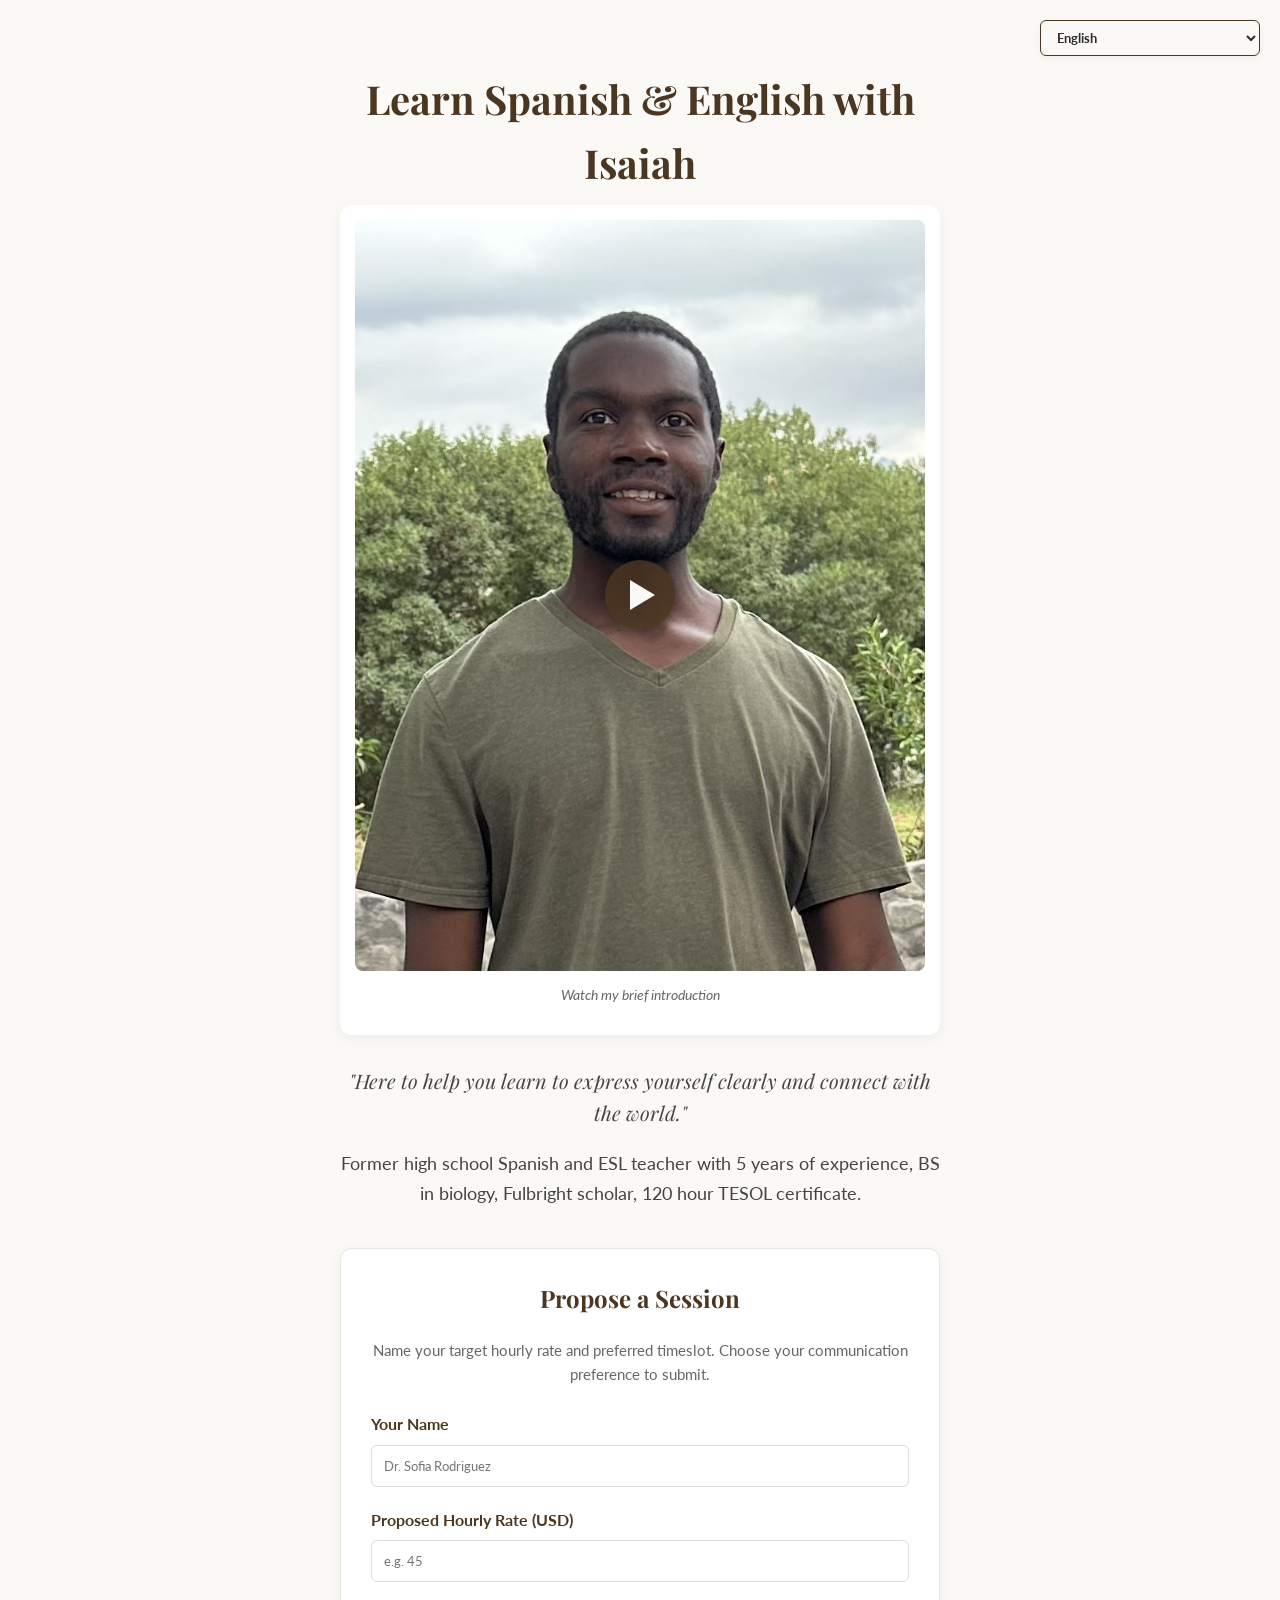
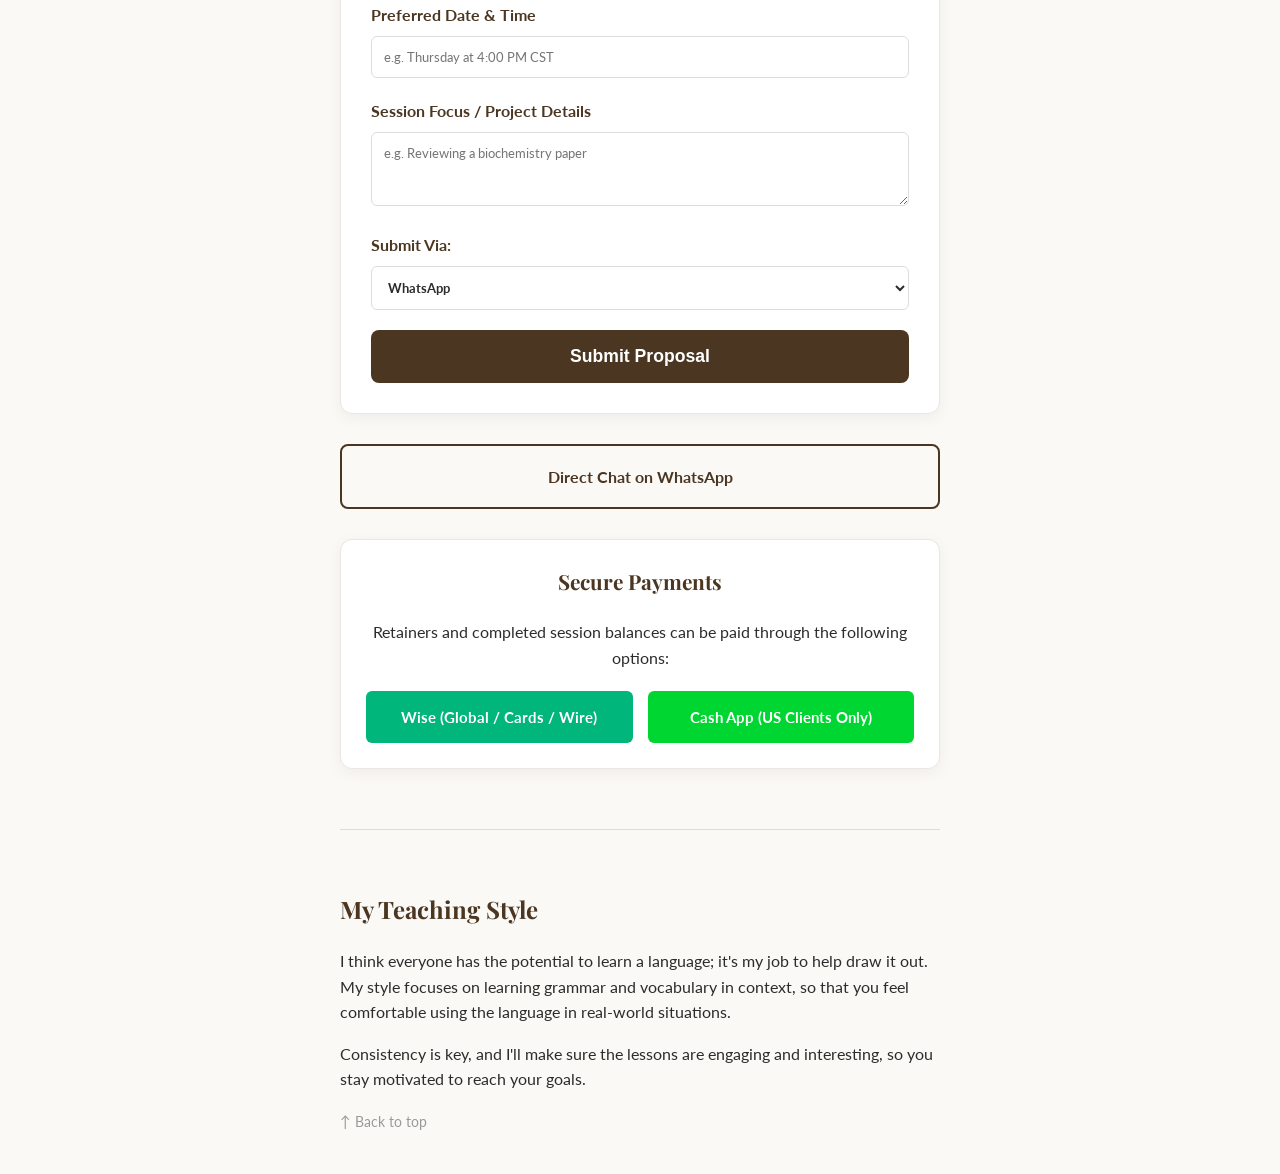
<file: index.html>
<!DOCTYPE html>
<html lang="en">
<head>
    <meta charset="UTF-8">
    <meta name="viewport" content="width=device-width, initial-scale=1.0">
    <title>Learn Spanish & English with Isaiah | Language Coaching</title>
    
    <meta name="description" content="Learn Spanish with Isaiah or master English for professional and personal growth. Tailored, context-based coaching with a former high school teacher and Fulbright Scholar. Propose your own rate.">
    
    <meta name="keywords" content="learn spanish with isaiah, learn english with isaiah, learn spanish, learn english, online spanish tutor, private english coach">
    <meta name="robots" content="index, follow">
    
    <meta property="og:type" content="website">
    <meta property="og:url" content="https://sysimus.github.io/tutoring/">
    <meta property="og:title" content="Learn Spanish & English with Isaiah | Language Coaching">
    <meta property="og:description" content="Learn Spanish or master English for personal and professional growth. Fulbright Scholar and former high school teacher. Propose your own rate.">
    <meta property="og:image" content="https://sysimus.github.io/tutoring/tutoring.jpg">
    
    <meta name="google-site-verification" content="IlOniI3Fu_0lPMcrtXaoLbM2BrjbzEJxlXLzvj_Lx5U" />

    <link rel="icon" type="image/svg+xml" href="data:image/svg+xml,%3Csvg xmlns='http://www.w3.org/2000/svg' viewBox='0 0 24 24' fill='%234B3621'%3E%3Cpath d='M21 4H3c-1.1 0-2 .9-2 2v13c0 1.1.9 2 2 2h18c1.1 0 2-.9 2-2V6c0-1.1-.9-2-2-2zM3 19V6h8v13H3zm18 0h-8V6h8v13zm-7-9.5h6V11h-6zm0 2.5h6v1.5h-6zm0 2.5h6V16h-6z'/%3E%3C/svg%3E">
    <link rel="preconnect" href="https://fonts.googleapis.com">
    <link rel="preconnect" href="https://fonts.gstatic.com" crossorigin>
    <link href="https://fonts.googleapis.com/css2?family=Playfair+Display:wght=700&amp;family=Lato:wght=400;700&amp;display=swap" rel="stylesheet">
    <link rel="stylesheet" href="styles.css">
    
    <script type="application/ld+json">
    {
      "@context": "https://schema.org",
      "@type": "WebSite",
      "name": "Language Coaching with Isaiah",
      "url": "https://sysimus.github.io/tutoring/"
    }
    </script>
</head>
<body lang="en">

    <div class="lang-selector-wrap">
        <select class="lang-select" onchange="switchLanguage(this.value)">
            <option value="en">English</option>
            <option value="es">Español (Spanish)</option>
            <option value="ko">한국어 (Korean)</option>
            <option value="ja">日本語 (Japanese)</option>
            <option value="zh">中文 (Chinese)</option>
            <option value="fr">Français (French)</option>
            <option value="de">Deutsch (German)</option>
            <option value="pt">Português (Portuguese)</option>
            <option value="it">Italiano (Italian)</option>
            <option value="ru">Русский (Russian)</option>
            <option value="ar">العربية (Arabic)</option>
            <option value="hi">हिन्दी (Hindi)</option>
            <option value="bn">বাংলা (Bengali)</option>
            <option value="ur">اردو (Urdu)</option>
            <option value="tr">Türkçe (Turkish)</option>
            <option value="vi">Tiếng Việt (Vietnamese)</option>
            <option value="id">Bahasa Indonesia (Indonesian)</option>
            <option value="fa">فارسی (Persian)</option>
            <option value="sw">Kiswahili (Swahili)</option>
        </select>
    </div>

    <div class="container">
        <header>
            <h1 class="main-title">
                <span data-i18n="en">Learn Spanish & English with Isaiah</span>
                <span data-i18n="es">Aprende Español e Inglés con Isaiah</span>
                <span data-i18n="ko">이사야와 함께 스페인어 및 영어 배우기</span>
                <span data-i18n="ja">イザヤと一緒にスペイン語と英語を学ぶ</span>
                <span data-i18n="zh">与 Isaiah 一起学习西班牙语和英语</span>
                <span data-i18n="fr">Apprendre l'Espagnol & L'Anglais avec Isaiah</span>
                <span data-i18n="de">Spanisch & Englisch lernen mit Isaiah</span>
                <span data-i18n="pt">Aprenda Espanhol e Inglês com Isaiah</span>
                <span data-i18n="it">Impara lo Spagnolo e l'Inglese con Isaiah</span>
                <span data-i18n="ru">Изучайте испанский и английский с Исайей</span>
                <span data-i18n="ar">تعلم الإسبانية والإنجليزية مع آيزايا</span>
                <span data-i18n="hi">इसाया के साथ स्पेनिश और अंग्रेजी सीखें</span>
                <span data-i18n="bn">Isaiah-এর সাথে স্প্যানিশ এবং ইংরেজি শিখুন</span>
                <span data-i18n="ur">آیزایا کے ساتھ ہسپانوی اور انگریزی سیکھیں</span>
                <span data-i18n="tr">Isaiah ile İspanyolca ve İngilizce Öğrenin</span>
                <span data-i18n="vi">Học Tiếng Tây Ban Nha & Tiếng Anh Cùng Isaiah</span>
                <span data-i18n="id">Belajar Bahasa Spanyol & Inggris bersama Isaiah</span>
                <span data-i18n="fa">یادگیری اسپانیایی و انگلیسی با آیزایا</span>
                <span data-i18n="sw">Jifunze Kihispania na Kiingereza ukiwa na Isaiah</span>
            </h1>
        </header>
        <section class="video-card">
            <a href="https://youtu.be/uYRqxMHSPPA" target="_blank" class="video-link">
                <img src="tutoring.jpg" alt="Introduction Video" class="video-thumbnail">
                <div class="play-button-overlay">
                    <div class="play-triangle"></div>
                </div>
            </a>
            <p class="video-caption">
                <span data-i18n="en">Watch my brief introduction</span>
                <span data-i18n="es">Vea mi breve presentación</span>
                <span data-i18n="ko">소개 영상 시청하기</span>
                <span data-i18n="ja">紹介動画を見る</span>
                <span data-i18n="zh">观看我的简短介绍</span>
                <span data-i18n="fr">Regardez ma brève présentation</span>
                <span data-i18n="de">Sehen Sie sich meine kurze Vorstellung an</span>
                <span data-i18n="pt">Assista à minha breve apresentação</span>
                <span data-i18n="it">Guarda la meine breve presentazione</span>
                <span data-i18n="ru">Посмотрите мое краткое введение</span>
                <span data-i18n="ar">شاهد مقدمتي الموجزة</span>
                <span data-i18n="hi">मेरा संक्षिप्त परिचय देखें</span>
                <span data-i18n="bn">আমার সংক্ষিপ্ত পরিচয় দেখুন</span>
                <span data-i18n="ur">میرا مختصر تعارف دیکھیں</span>
                <span data-i18n="tr">Kısa tanıtımımı izleyin</span>
                <span data-i18n="vi">Xem phần giới thiệu ngắn gọn của tôi</span>
                <span data-i18n="id">Tonton pengantar singkat saya</span>
                <span data-i18n="fa">معرفی کوتاه من را تماشا کنید</span>
                <span data-i18n="sw">Tazama utangulizi wangu mfupi</span>
            </p>
        </section>

        <!-- Dynamic Pitch Text Box (Fully Mapped for 19 Languages) -->
        <section class="pitch-container">
            <p class="pitch-lead">
                <span data-i18n="en">"Here to help you learn to express yourself clearly and connect with the world."</span>
                <span data-i18n="es">"Aquí para ayudarte a expresarte con claridad y conectarte con el mundo."</span>
                <span data-i18n="ko">"자신의 생각을 명확하게 표현하고 세상과 소통할 수 있도록 돕습니다."</span>
                <span data-i18n="ja">"自分の考えを明確に伝え、世界とつながる力を身につけるお手伝いをします。"</span>
                <span data-i18n="zh">"致力于帮助您清晰表达自我，与世界建立连接。"</span>
                <span data-i18n="fr">"Là pour vous aider à vous exprimer clairement et à vous connecter au monde."</span>
                <span data-i18n="de">"Hier, um Ihnen zu helfen, sich klar auszudrücken und sich mit der Welt zu verbinden."</span>
                <span data-i18n="pt">"Aqui para ajudar você a se expressar com clareza e se conectar com o mundo."</span>
                <span data-i18n="it">"Sono qui per aiutarti a esprimerti con chiarezza e a connetterti con il mondo."</span>
                <span data-i18n="ru">"Помогаю научиться четко выражать свои мысли и находить общий язык со всем миром."</span>
                <span data-i18n="ar">"هنا لأساعِدَك على التعبير عن نفسك بوضوح والتواصل مع العالم."</span>
                <span data-i18n="hi">"यहाँ आपकी मदद के लिए ताकि आप खुद को स्पष्ट रूप से व्यक्त कर सकें और दुनिया से जुड़ सकें।"</span>
                <span data-i18n="bn">"এখানে আপনাকে স্পষ্টভাবে নিজের ভাব প্রকাশ করতে এবং বিশ্বের সাথে যুক্ত হতে সাহায্য করার জন্য।"</span>
                <span data-i18n="ur">"یہاں آپ کی مدد کے لیے تاکہ آپ اپنے خیالات کا واضح اظہار کر سکیں اور دنیا سے جڑ سکیں۔"</span>
                <span data-i18n="tr">"Kendinizi net bir şekilde ifade etmenize ve dünyayla bağ kurmanıza yardımcı olmak için buradayım."</span>
                <span data-i18n="vi">"Ở đây để giúp bạn học cách diễn đạt bản thân một cách rõ ràng và kết nối với thế giới."</span>
                <span data-i18n="id">"Hadir untuk membantu Anda belajar mengekspresikan diri dengan jelas dan terhubung dengan dunia."</span>
                <span data-i18n="fa">".اینجا هستم تا به شما کمک کنم خودتان را به وضوح بیان کنید و با جهان ارتباط برقرار کنید»</span>
                <span data-i18n="sw">"Niko hapa kukusaidia kujifunza kujieleza kwa uwazi na kuungana na ulimwengu."</span>
            </p>
            <p class="pitch-body">
                <span data-i18n="en">Former high school Spanish and ESL teacher with 5 years of experience, BS in biology, Fulbright scholar, 120 hour TESOL certificate.</span>
                <span data-i18n="es">Exprofesor de escuela secundaria (Español/ESL) con 5 años de experiencia, Licenciatura en Biología, Becario Fulbright y certificación TESOL de 120 horas.</span>
                <span data-i18n="ko">5년 경력의 전직 고등학교 스페인어 및 ESL 교사, 생물학 학사, 풀브라이트 장학생, 120시간 TESOL 자격증 보유.</span>
                <span data-i18n="ja">5年の経験を持つ元高校のスペイン語・ESL教師、生物学 학사（BS）、フルブライト学者、120時間TESOL修了。</span>
                <span data-i18n="zh">前高中西班牙语及 ESL 教师，拥有 5 年教学经验，生物学学士，富布赖特学者，持有 120 小时 TESOL 证书。</span>
                <span data-i18n="fr">Ancien enseignant de lycée (espagnol et ESL) avec 5 ans d'expérience, diplômé d'un BS en biologie, boursier Fulbright, certifié TESOL 120 heures.</span>
                <span data-i18n="de">Ehemaliger Spanisch- und ESL-Lehrer an einer Highschool mit 5 Jahren Erfahrung, Bachelor in Biologie, Fulbright-Stipendiat, 120-Stunden-TESOL-Zertifikat.</span>
                <span data-i18n="pt">Ex-professor de espanhol e ESL de ensino médio com 5 anos de experiência, bacharel em biologia, bolsista Fulbright, certificado TESOL de 120 horas.</span>
                <span data-i18n="it">Ex insegnante di scuola superiore (spagnolo/ESL) con 5 anni di esperienza, laurea in biologia, borsista Fulbright, certificato TESOL 120 ore.</span>
                <span data-i18n="ru">Бывший преподаватель испанского языка и ESL в средней школе с 5-летним опытом, бакалавр биологии, стипендиат Фулбрайта, сертификат TESOL (120 часов).</span>
                <span data-i18n="ar">مدرس سابق للغة الإسبانية واللغة الإنجليزية كلغة ثانية (ESL) في المدرسة الثانوية خبرة 5 سنوات، بكالوريوس في علم الأحياء، باحث فولبرايت، شهادة TESOL لمدة 120 ساعة.</span>
                <span data-i18n="hi">हाई स्कूल के पूर्व स्पेनिश और ईएसएल शिक्षक, 5 वर्षों का अनुभव, जीव विज्ञान में बी.एस., फुलब्राइट स्कॉलर, 120 घंटे का टेसोल (TESOL) प्रमाणपत्र।</span>
                <span data-i18n="bn">৫ বছরের অভিজ্ঞতাসম্পন্ন প্রাক্তন হাই স্কুল স্প্যানিশ এবং ESL শিক্ষক, জীববিজ্ঞানে বিএস, ফুলব্রাইট স্কলার, ১২০ ঘণ্টার TESOL সার্টিফিকেটধারী।</span>
                <span data-i18n="ur">ہائی اسکول کے سابق ہسپانوی اور ESL ٹیچر، 5 سالہ تجربہ، بائیولوجی میں بی ایس، فلبرائٹ اسکالر، 120 گھنٹے کا TESOL سرٹیفکیٹ۔</span>
                <span data-i18n="tr">5 yıllık deneyime sahip eski lise İspanyolca ve ESL öğretmeni, biyoloji lisans mezunu, Fulbright bursiyeri, 120 saatlik TESOL sertifikası sahibi.</span>
                <span data-i18n="vi">Cựu giáo viên tiếng Tây Ban Nha và ESL cấp trung học phổ thông với 5 năm kinh nghiệm, Cử nhân Sinh học, học giả Fulbright, chứng chỉ TESOL 120 giờ.</span>
                <span data-i18n="id">Mantan guru bahasa Spanyol dan ESL sekolah menengah dengan 5 tahun pengalaman, Sarjana Biologi, penerima beasiswa Fulbright, sertifikat TESOL 120 jam.</span>
                <span data-i18n="fa">دبیر سابق اسپانیایی و ESL دبیرستان با ۵ سال سابقه کار، کارشناسی زیست‌شناسی، پژوهشگر فولبرایت، دارای مدرک ۱۲۰ ساعته TESOL.</span>
                <span data-i18n="sw">Aliyekuwa mwalimu wa Kihispania na ESL katika shule ya upili mwenye uzoefu wa miaka 5, Shahada ya Biolojia, msomi wa Fulbright, cheti cha TESOL cha saa 120.</span>
            </p>
        </section>

        <section class="bid-card">
            <h2 class="terminal-title">
                <span data-i18n="en">Propose a Session</span>
                <span data-i18n="es">Proponer una Sesión</span>
                <span data-i18n="ko">수업 제안하기</span>
                <span data-i18n="ja">セッションの提案</span>
                <span data-i18n="zh">提议课程</span>
                <span data-i18n="fr">Proposer une Session</span>
                <span data-i18n="de">Sitzung vorschlagen</span>
                <span data-i18n="pt">Propor uma Sessão</span>
                <span data-i18n="it">Proponi una Sessione</span>
                <span data-i18n="ru">Предложить сессию</span>
                <span data-i18n="ar">اقتراح جلسة</span>
                <span data-i18n="hi">सत्र का प्रस्ताव दें</span>
                <span data-i18n="bn">একটি সেশনের প্রস্তাব করুন</span>
                <span data-i18n="ur">سیشن کی تجویز دیں</span>
                <span data-i18n="tr">Bir Oturum Önerin</span>
                <span data-i18n="vi">Đề Xuất Một Buổi Học</span>
                <span data-i18n="id">Ajukan Penawaran Sesi</span>
                <span data-i18n="fa">پیشنهاد یک جلسه</span>
                <span data-i18n="sw">Pendekeza Kipindi</span>
            </h2>
            <p class="terminal-subtitle">
                <span data-i18n="en">Name your target hourly rate and preferred timeslot. Choose your communication preference to submit.</span>
                <span data-i18n="es">Proponga su tarifa por hora y horario deseado. Elija su medio de comunicación preferido para enviar.</span>
            </p>

            <form id="negotiationForm" onsubmit="handleProposal(event)">
                <div class="form-group">
                    <label>
                        <span data-i18n="en">Your Name</span>
                        <span data-i18n="es">Su Nombre</span>
                    </label>
                    <input type="text" id="clientName" required placeholder="Dr. Sofia Rodriguez">
                </div>

                <div class="form-group">
                    <label>
                        <span data-i18n="en">Proposed Hourly Rate (USD)</span>
                        <span data-i18n="es">Tarifa Propuesta por Hora (USD)</span>
                    </label>
                    <input type="number" id="proposedRate" min="15" required placeholder="e.g. 45">
                </div>

                <div class="form-group">
                    <label>
                        <span data-i18n="en">Preferred Date & Time</span>
                        <span data-i18n="es">Fecha y Horario Deseado</span>
                    </label>
                    <input type="text" id="proposedTime" required placeholder="e.g. Thursday at 4:00 PM CST">
                </div>

                <div class="form-group">
                    <label>
                        <span data-i18n="en">Session Focus / Project Details</span>
                        <span data-i18n="es">Objetivo de la Sesión / Detalles del Proyecto</span>
                    </label>
                    <textarea id="projectDetails" rows="3" required placeholder="e.g. Reviewing a biochemistry paper introduction / Preparación para entrevista técnica"></textarea>
                </div>

                <div class="form-group">
                    <label>
                        <span data-i18n="en">Submit Via:</span>
                        <span data-i18n="es">Enviar por:</span>
                    </label>
                    <select id="submitMethod" class="channel-select">
                        <option value="whatsapp">WhatsApp</option>
                        <option value="email">Email</option>
                    </select>
                </div>

                <button type="submit" class="btn-bid">
                    <span data-i18n="en">Submit Proposal</span>
                    <span data-i18n="es">Enviar Propuesta</span>
                    <span data-i18n="ko">제안서 제출</span>
                    <span data-i18n="ja">提案を送信</span>
                    <span data-i18n="zh">提交提议</span>
                    <span data-i18n="fr">Soumettre la proposition</span>
                    <span data-i18n="de">Vorschlag senden</span>
                    <span data-i18n="pt">Enviar Proposta</span>
                    <span data-i18n="it">Invia Proposta</span>
                    <span data-i18n="ru">Отправить предложение</span>
                    <span data-i18n="ar">إرسال الاقتراح</span>
                    <span data-i18n="hi">प्रस्ताव भेजें</span>
                    <span data-i18n="bn">প্রস্তাব জমা দিন</span>
                    <span data-i18n="ur">تجویز بھیجیں</span>
                    <span data-i18n="tr">Teklifi Gönder</span>
                    <span data-i18n="vi">Gửi Đề Xuất</span>
                    <span data-i18n="id">Kirim Penawaran</span>
                    <span data-i18n="fa">ارسال پیشنهاد</span>
                    <span data-i18n="sw">Wasilisha Pendekezo</span>
                </button>
            </form>
        </section>

        <a href="https://wa.me/16155549569" class="btn btn-primary">
            <span data-i18n="en">Direct Chat on WhatsApp</span>
            <span data-i18n="es">Chat Directo por WhatsApp</span>
            <span data-i18n="ko">WhatsApp으로 직접 채팅</span>
            <span data-i18n="ja">WhatsAppでチャットする</span>
            <span data-i18n="zh">在 WhatsApp 上聊天</span>
            <span data-i18n="fr">Discuter sur WhatsApp</span>
            <span data-i18n="de">Direkter Chat auf WhatsApp</span>
            <span data-i18n="pt">Chat Direto no WhatsApp</span>
            <span data-i18n="it">Chatta su WhatsApp</span>
            <span data-i18n="ru">Чат в WhatsApp</span>
            <span data-i18n="ar">دردشة مباشرة عبر واتساب</span>
            <span data-i18n="hi">व्हाट्सएप पर सीधी बातचीत</span>
            <span data-i18n="bn">WhatsApp এ সরাসরি চ্যাট</span>
            <span data-i18n="ur">واٹس ایپ پر براہ راست چیٹ</span>
            <span data-i18n="tr">WhatsApp'tan Doğrudan Sohbet</span>
            <span data-i18n="vi">Trò Chuyện Trực Tiếp Trên WhatsApp</span>
            <span data-i18n="id">Chat Langsung di WhatsApp</span>
            <span data-i18n="fa">چت مستقیم در واتس‌اپ</span>
            <span data-i18n="sw">Mazungumzo ya Moja kwa Moja kwenye WhatsApp</span>
        </a>
        <section class="payment-card">
            <h3>
                <span data-i18n="en">Secure Payments</span>
                <span data-i18n="es">Pagos Seguros</span>
            </h3>
            <p>
                <span data-i18n="en">Retainers and completed session balances can be paid through the following options:</span>
                <span data-i18n="es">Los saldos de las sesiones se pueden liquidar a través de las siguientes opciones:</span>
            </p>
            <div class="payment-grid">
                <!-- Wise Direct Global Pay Route mapped to your exact verified username -->
                <a href="https://wise.com/p/isaiahb38" target="_blank" class="pay-btn wise-btn">Wise (Global / Cards / Wire)</a>
                <!-- Cash App Domestic Pay Route mapped to your exact verified Cashtag -->
                <a href="https://cash.app/$IJB575" target="_blank" class="pay-btn cash-btn">Cash App (US Clients Only)</a>
            </div>
        </section>
        <div id="about">
            <h2>
                <span data-i18n="en">My Teaching Style</span>
                <span data-i18n="es">Mi Estilo de Enseñanza</span>
                <span data-i18n="ko">나의 교수 스타일</span>
                <span data-i18n="ja">私の指導スタイル</span>
                <span data-i18n="zh">我的教学风格</span>
                <span data-i18n="fr">Mon Style d'Enseignement</span>
                <span data-i18n="de">Mein Unterrichtsstil</span>
                <span data-i18n="pt">Meu Estilo de Ensino</span>
                <span data-i18n="it">Il Mio Stile di Insegnamento</span>
                <span data-i18n="ru">Мой стиль преподавания</span>
                <span data-i18n="ar">أسلوبي في التدريس</span>
                <span data-i18n="hi">मेरी शिक्षण शैली</span>
                <span data-i18n="bn">আমার শিক্ষকতা শৈলী</span>
                <span data-i18n="ur">میرا پڑھانے کا انداز</span>
                <span data-i18n="tr">Öğretim Tarzım</span>
                <span data-i18n="vi">Phong Cách Giảng Dạy Của Tôi</span>
                <span data-i18n="id">Gaya Mengajar Saya</span>
                <span data-i18n="fa">سبک تدریس من</span>
                <span data-i18n="sw">Mtindo Wangu wa Kufundisha</span>
            </h2>
            <p>
                <span data-i18n="en">I think everyone has the potential to learn a language; it's my job to help draw it out. My style focuses on learning grammar and vocabulary in context, so that you feel comfortable using the language in real-world situations.</span>
                <span data-i18n="es">Creo que todos tienen el potencial de dominar un idioma; mi trabajo es ayudar a desarrollarlo. Mi estilo se centra en el aprendizaje de la gramática y el vocabulario en contexto, para que se sienta cómodo usando el idioma en situaciones del mundo real.</span>
                <span data-i18n="ko">모든 사람은 언어를 배울 수 있는 잠재력이 있다고 생각하며, 그것을 이끌어내는 것이 저의 임무입니다. 제 스타일은 문법과 어휘를 문맥 속에서 학습하여 실제 상황에서 언어를 편안하게 사용할 수 있도록 하는 데 중점을 둡니다.</span>
                <span data-i18n="ja">誰もが言語を学ぶ潜在能力を持っていると考えており、それを引き出すのが私の仕事です。私のスタイルは、文脈の中で文法や語彙を学ぶことに焦点を当てており、現実の状況で快適に言語を使用できるようにします。</span>
                <span data-i18n="zh">我认为每个人都有学习语言 my 潜能；我的职责就是帮助你发掘它。我的教学风格侧重于在语境中学习语法和词汇，让你在现实场景中能够自如地运用语言。</span>
                <span data-i18n="fr">Je pense que tout le monde a le potentiel d'apprendre une langue ; c'est mon travail de vous aider à le révéler. Mon style se concentre sur l'apprentissage de la grammaire et du vocabulaire en contexte, afin que vous vous sentiez à l'aise pour utiliser la langue dans des situations réelles.</span>
                <span data-i18n="de">Ich glaube, dass jeder das Potenzial hat, eine Sprache zu lernen; es ist meine Aufgabe, dieses Potenzial zu entfalten. Mein Stil konzentriert sich auf das Lernen von Grammatik und Wortschatz im Kontext, damit Sie sich bei der Verwendung der Sprache in realen Situationen wohlfühlen.</span>
                <span data-i18n="pt">Acho que todos têm potencial para aprender um idioma; meu trabalho é ajudar a despertá-lo. Meu estilo se concentra no aprendizado de gramática e vocabulário no contexto, para que você se sinta confortável usando o idioma en situações do mundo real.</span>
                <span data-i18n="it">Penso che ognuno abbia il potenziale per imparare una lingua; il mio compito è aiutare a tirarlo fuori. Il mio stile si concentra sull'apprendimento della grammatica e del vocabolario nel contesto, in modo che tu ti senta a tuo agio nell'usare la lingua in situazioni reali.</span>
                <span data-i18n="ru">Я считаю, что у каждого есть потенциал к изучению языка, и моя задача — помочь его раскрыть. Мой метод основан на изучении грамматики и лексики в контексте, чтобы вы чувствовали себя уверенно, используя язык в реальных жизненных ситуациях.</span>
                <span data-i18n="ar">أعتقد أن كل شخص لديه القدرة على تعلم لغة ما؛ وظيفتي هي المساعدة في إخراج هذه القدرة. يركز أسلوبي على تعلم القواعد والمفردات في السياق، حتى تشعر بالراحة في استخدام اللغة في مواقف الحياة الواقعية.</span>
                <span data-i18n="hi">मेरा मानना ​​है कि हर किसी में भाषा सीखने की क्षमता होती है; इसे बाहर लाने में मदद करना मेरा काम है। मेरी शैली संदर्भ में व्याकरण और शब्दावली सीखने पर केंद्रित है, ताकि आप वास्तविक दुनिया की स्थितियों में भाषा का उपयोग करने में सहज महसूस करें।</span>
                <span data-i18n="bn">আমি মনে করি প্রত্যেকেরই একটি ভাষা শেখার সম্ভাবনা রয়েছে; এটি প্রকাশ করতে সহায়তা করা আমার কাজ। আমার শৈলীটি প্রসঙ্গে ব্যাকরণ এবং শব্দভাণ্ডার শেখার উপর দৃষ্টি নিবদ্ধ করে, যাতে আপনি বাস্তব-বিশ্বের পরিস্থিতিতে ভাষাটি ব্যবহার করতে স্বাচ্ছন্দ্য বোধ করেন।</span>
                <span data-i18n="ur">میرا ماننا ہے کہ ہر شخص میں زبان سیکھنے کی صلاحیت ہوتی ہے؛ اسے سامنے لانے میں مدد کرنا میرا کام ہے۔ میرا انداز سیاق و سباق میں گرامر اور الفاظ سیکھنے پر مرکوز ہے، تاکہ آپ حقیقی دنیا کے حالات میں زبان استعمال کرنے میں آسانی محسوس کریں۔</span>
                <span data-i18n="tr">Herkesin bir dil öğrenme potansiyeli olduğuna inanıyorum; benim işim bu potansiyeli açığa çıkarmanıza yardımcı olmak. Tarzım, dil bilgisini ve kelimeleri bağlam içinde öğrenmeye odaklanır, böylece dili gerçek dünya durumlarında rahatça kullanabilirsiniz.</span>
                <span data-i18n="vi">Tôi nghĩ ai cũng có tiềm năng học một ngôn ngữ; nhiệm vụ của tôi là giúp bạn khơi dậy tiềm năng đó. Phong cách của tôi tập trung vào việc học ngữ pháp và từ vựng trong ngữ cảnh, để bạn cảm thấy thoải mái khi sử dụng ngôn ngữ trong các tình huống thực tế.</span>
                <span data-i18n="id">Saya pikir setiap orang memiliki potensi untuk belajar bahasa; tugas saya adalah membantu mengembangkannya. Gaya saya berfokus pada pembelajaran tata bahasa dan kosakata dalam konteks, sehingga Anda merasa nyaman menggunakan bahasa tersebut dalam situasi dunia nyata.</span>
                <span data-i18n="fa">من فکر می‌کنم همه پتانسیل یادگیری یک زبان را دارند؛ وظیفه من این است که به شکوفایی آن کمک کنم. سبک من بر یادگیری گرامر و واژگان در متن تمرکز دارد تا شما در استفاده از زبان در موقعیت‌های واقعی احساس راحتی کنید.</span>
                <span data-i18n="sw">Nadhani kila mtu ana uwezo wa kujifunza lugha; ni kazi yangu kusaidia kuukuza. Mtindo wangu unalenga kujifunza sarufi na msamiati katika muktadha, ili ujisikie vizuri kutumia lugha katika hali halisi ya maisha.</span>
            </p>
            <p>
                <span data-i18n="en">Consistency is key, and I'll make sure the lessons are engaging and interesting, so you stay motivated to reach your goals.</span>
                <span data-i18n="es">La consistencia es clave, y me aseguraré de que las lecciones sean interesantes y dinámicas para mantener la motivación hacia sus objetivos.</span>
                <span data-i18n="ko">꾸준함이 핵심입니다. 목표를 달성할 때까지 동기부여를 유지할 수 있도록 흥미롭고 몰입도 높은 수업을 보장합니다.</span>
                <span data-i18n="ja">継続は力なりです。目標達成に向けてモチベーションを維持できるよう, 魅力的で興味深いレッスンを提供します。</span>
                <span data-i18n="zh">坚持是成功的关键。我会确保每节课都生动有趣，让你始终保持追求目标的动力。</span>
                <span data-i18n="fr">La régularité est la clé, et je veillerai à ce que les leçons soient captivantes et intéressantes, afin que vous restiez motivé pour atteindre vos objectifs.</span>
                <span data-i18n="de">Beständigkeit ist der Schlüssel, und ich werde dafür sorgen, dass der Unterricht spannend und interessant ist, damit Sie motiviert bleiben, Ihre Ziele zu erreichen.</span>
                <span data-i18n="pt">A consistência é fundamental, e garantirei que as aulas sejam envolventes e interessantes para que você se mantenha motivado a atingir seus objetivos.</span>
                <span data-i18n="it">La costanza è fondamentale e mi assicurerò che le lezioni siano stimolanti e interessanti, in modo da mantenere alta la motivazione per raggiungere i tuoi obiettivi.</span>
                <span data-i18n="ru">Регулярность — залог успеха. Я сделаю все, чтобы уроки были увлекательными и интересными, помогая вам сохранять мотивацию для достижения целей.</span>
                <span data-i18n="ar">الاستمرارية هي المفتاح، وسأحرص على أن تكون الدروس ممتعة ومثيرة للاهتمام، حتى تظل متحفزًا لتحقيق أهدافك.</span>
                <span data-i18n="hi">निरंतरता ही कुंजी है, और मैं यह सुनिश्चित करूँगा कि पाठ आकर्षक और दिलचस्प हों, ताकि आप अपने लक्ष्यों को प्राप्त करने के लिए प्रेरित रहें।</span>
                <span data-i18n="bn">ধারাবাহিকতা হল মূল চাবিকাঠি, এবং আমি নিশ্চিত করব যে পাঠগুলি আকর্ষক এবং আকর্ষণীয় হয়, যাতে আপনি আপনার লক্ষ্যে পৌঁছানোর জন্য অনুপ্রাণিত থাকেন।</span>
                <span data-i18n="ur">مستقلی مزاجی ہی اصل کامیابی ہے، اور میں اس بات کو یقینی بناؤں گا کہ اسباق دلچسپ اور پرکشش ہوں، تاکہ آپ اپنے مقاصد حاصل کرنے کے لیے متحرک رہیں۔</span>
                <span data-i18n="tr">İstikrar anahtardır; hedeflerinize ulaşmanız için motivasyonunuzu yüksek tutacak, ilgi çekici ve sürükleyici dersler sunacağımdan emin olabilirsiniz.</span>
                <span data-i18n="vi">Kiên trì là chìa khóa của thành công, và tôi sẽ đảm bảo các buổi học luôn lôi cuốn và thú vị để bạn giữ vững động lực đạt được mục tiêu của mình.</span>
                <span data-i18n="id">Konsistensi adalah kunci, dan saya akan memastikan pelajaran menarik dan menyenangkan, sehingga Anda tetap termotivasi untuk mencapai tujuan Anda.</span>
                <span data-i18n="fa">پشتکار کلید موفقیت است و من مطمئن خواهم شد که کلاس‌ها جذاب و جالب باشند تا شما برای رسیدن به اهداف خود باانگیزه بمانید.</span>
                <span data-i18n="sw">Msimamo ndio msingi, na nitahakikisha masomo yanavutia na kufurahisha, ili uendelee kuwa na motisha ya kufikia malengo yako.</span>
            </p>
            
            <!-- Back-to-Top Matrix -->
            <a href="#" class="back-to-top">
                <span data-i18n="en">↑ Back to top</span>
                <span data-i18n="es">↑ Volver arriba</span>
                <span data-i18n="ko">↑ 맨 위로 이동</span>
                <span data-i18n="ja">↑ ページトップへ</span>
                <span data-i18n="zh">↑ 回到顶部</span>
                <span data-i18n="fr">↑ Retour en haut</span>
                <span data-i18n="de">↑ Nach oben</span>
                <span data-i18n="pt">↑ Voltar ao topo</span>
                <span data-i18n="it">↑ Torna su</span>
                <span data-i18n="ru">↑ Наверх</span>
                <span data-i18n="ar">↑ العودة للأعلى</span>
                <span data-i18n="hi">↑ ऊपर वापस जाएँ</span>
                <span data-i18n="bn">↑ উপরে ফিরে যান</span>
                <span data-i18n="ur">↑ اوپر واپس جائیں</span>
                <span data-i18n="tr">↑ Yukarı dön</span>
                <span data-i18n="vi">↑ Về đầu trang</span>
                <span data-i18n="id">↑ Kembali ke atas</span>
                <span data-i18n="fa">↑ بازگشت به بالا</span>
                <span data-i18n="sw">↑ Rudi juu</span>
            </a>
        </div>
    <script>
    const placeholders = {
        en: { name: "Dr. Sofia Rodriguez", time: "e.g. Thursday at 4:00 PM CST", focus: "e.g. Reviewing a biochemistry paper" },
        es: { name: "Dr. Sofia Rodríguez", time: "ej. Jueves a las 4:00 PM CST", focus: "ej. Revisión de artículo de bioquímica" },
        ko: { name: "홍길동 박사", time: "예: 목요일 오후 4시 CST", focus: "예: 생화학 논문 검토" },
        ja: { name: "山田 太郎 博士", time: "例: 木曜日 午後4時 CST", focus: "例: 生化学論文のレビュー" },
        zh: { name: "张博士", time: "例如：周四下午 4:00 CST", focus: "例如：审查生物化学论文" },
        fr: { name: "Dr. Sofia Rodriguez", time: "ex. Jeudi à 16h00 CST", focus: "ex. Révision d'un article de biochimie" },
        de: { name: "Dr. Sofia Rodriguez", time: "z.B. Donnerstag um 16:00 Uhr CST", focus: "z.B. Überprüfung einer biochemischen Arbeit" },
        pt: { name: "Dr. Sofia Rodriguez", time: "ex. Quinta-feira às 16:00 CST", focus: "ex. Revisão de artigo de bioquímica" },
        it: { name: "Dr. Sofia Rodriguez", time: "es. Giovedì alle 16:00 CST", focus: "es. Revisione di un articolo di biochimica" },
        ru: { name: "Д-р София Родригес", time: "например, четверг, 16:00 CST", focus: "например, рецензирование статьи" },
        ar: { name: "د. صوفيا رودريغيز", time: "مثال: الخميس الساعة 4:00 مساءً CST", focus: "مثال: مراجعة ورقة الكيمياء الحيوية" },
        hi: { name: "डॉ. सोफिया रोड्रिगेज", time: "जैसे गुरुवार शाम 4:00 बजे CST", focus: "जैसे जैव रसायन पत्र की समीक्षा" },
        bn: { name: "ডঃ সোফیا রদ্রিগেজ", time: "যেমন বৃহস্পতিবার বিকাল ৪:০০ টা CST", focus: "যেমন বায়োকেমিস্ট্রি পেপার পর্যালোচনা" },
        ur: { name: "ڈاکٹر صوفیہ", time: "مثال: جمعرات شام 4 بجے", focus: "مثال: بائیو کیمسٹری پیپر کا جائزہ" },
        tr: { name: "Dr. Sofia Rodriguez", time: "örn. Perşembe saat 16:00 CST", focus: "örn. Biyokimya makalesinin incelenmesi" },
        vi: { name: "TS. Sofia Rodriguez", time: "vd. Thứ Năm lúc 4:00 chiều CST", focus: "vd. Đánh giá bài báo sinh hóa" },
        id: { name: "Dr. Budi Santoso", time: "contoh: Kamis jam 16:00 CST", focus: "contoh: Meninjau makalah biokimia" },
        fa: { name: "دکتر مریم رضایی", time: "مثال: پنجشنبه ساعت ۴:۰۰ عصر", focus: "مثال: بررسی مقاله بیوشیمی" },
        sw: { name: "Daktari Juma Ali", time: "m.f. Alhamisi saa kumi jioni", focus: "m.f. Kupitia karatasi ya biokemia" }
    };

    function switchLanguage(lang) {
        document.body.setAttribute('lang', lang);
        localStorage.setItem('preferred-lang', lang);
        const target = placeholders[lang] || placeholders['en'];
        
        document.getElementById('clientName').placeholder = target.name;
        document.getElementById('proposedTime').placeholder = target.time;
        document.getElementById('projectDetails').placeholder = target.focus;
    }

    window.addEventListener('DOMContentLoaded', () => {
        const savedLang = localStorage.getItem('preferred-lang') || 'en';
        document.body.setAttribute('lang', savedLang);
        document.querySelector('.lang-select').value = savedLang;
        switchLanguage(savedLang);
    });

    function handleProposal(event) {
        event.preventDefault();
        const name = document.getElementById('clientName').value;
        const rate = document.getElementById('proposedRate').value;
        const time = document.getElementById('proposedTime').value;
        const details = document.getElementById('projectDetails').value;
        const method = document.getElementById('submitMethod').value;
        
        const rawText = `Language Session Proposal:\n\n` +
                        `Name: ${name}\n` +
                        `Proposed Rate: $${rate} USD/hr\n` +
                        `Requested Time: ${time}\n` +
                        `Focus/Details: ${details}`;

        if (method === 'whatsapp') {
            const encodedMsg = encodeURIComponent(rawText);
            window.open(`https://wa.me/16155549569?text=${encodedMsg}`, '_blank');
        } else {
            const subject = encodeURIComponent("New Language Session Proposal");
            const body = encodeURIComponent(rawText);
            // Pipes the data straight into their desktop or mobile mail client configuration
            window.open(`mailto:ijberry97@gmail.com?subject=${subject}&body=${body}`, '_self');
        }
    }

    setInterval(async () => {
        try {
            const response = await fetch(window.location.href, { method: 'HEAD', cache: 'no-cache' });
            const etag = response.headers.get('ETag');
            const localEtag = localStorage.getItem('site-etag');
            if (localEtag && etag && localEtag !== etag) location.reload();
            localStorage.setItem('site-etag', etag);
        } catch (e) { console.log("Sync skipped."); }
    }, 7200000);
    </script>
</body>
</html>
</file>
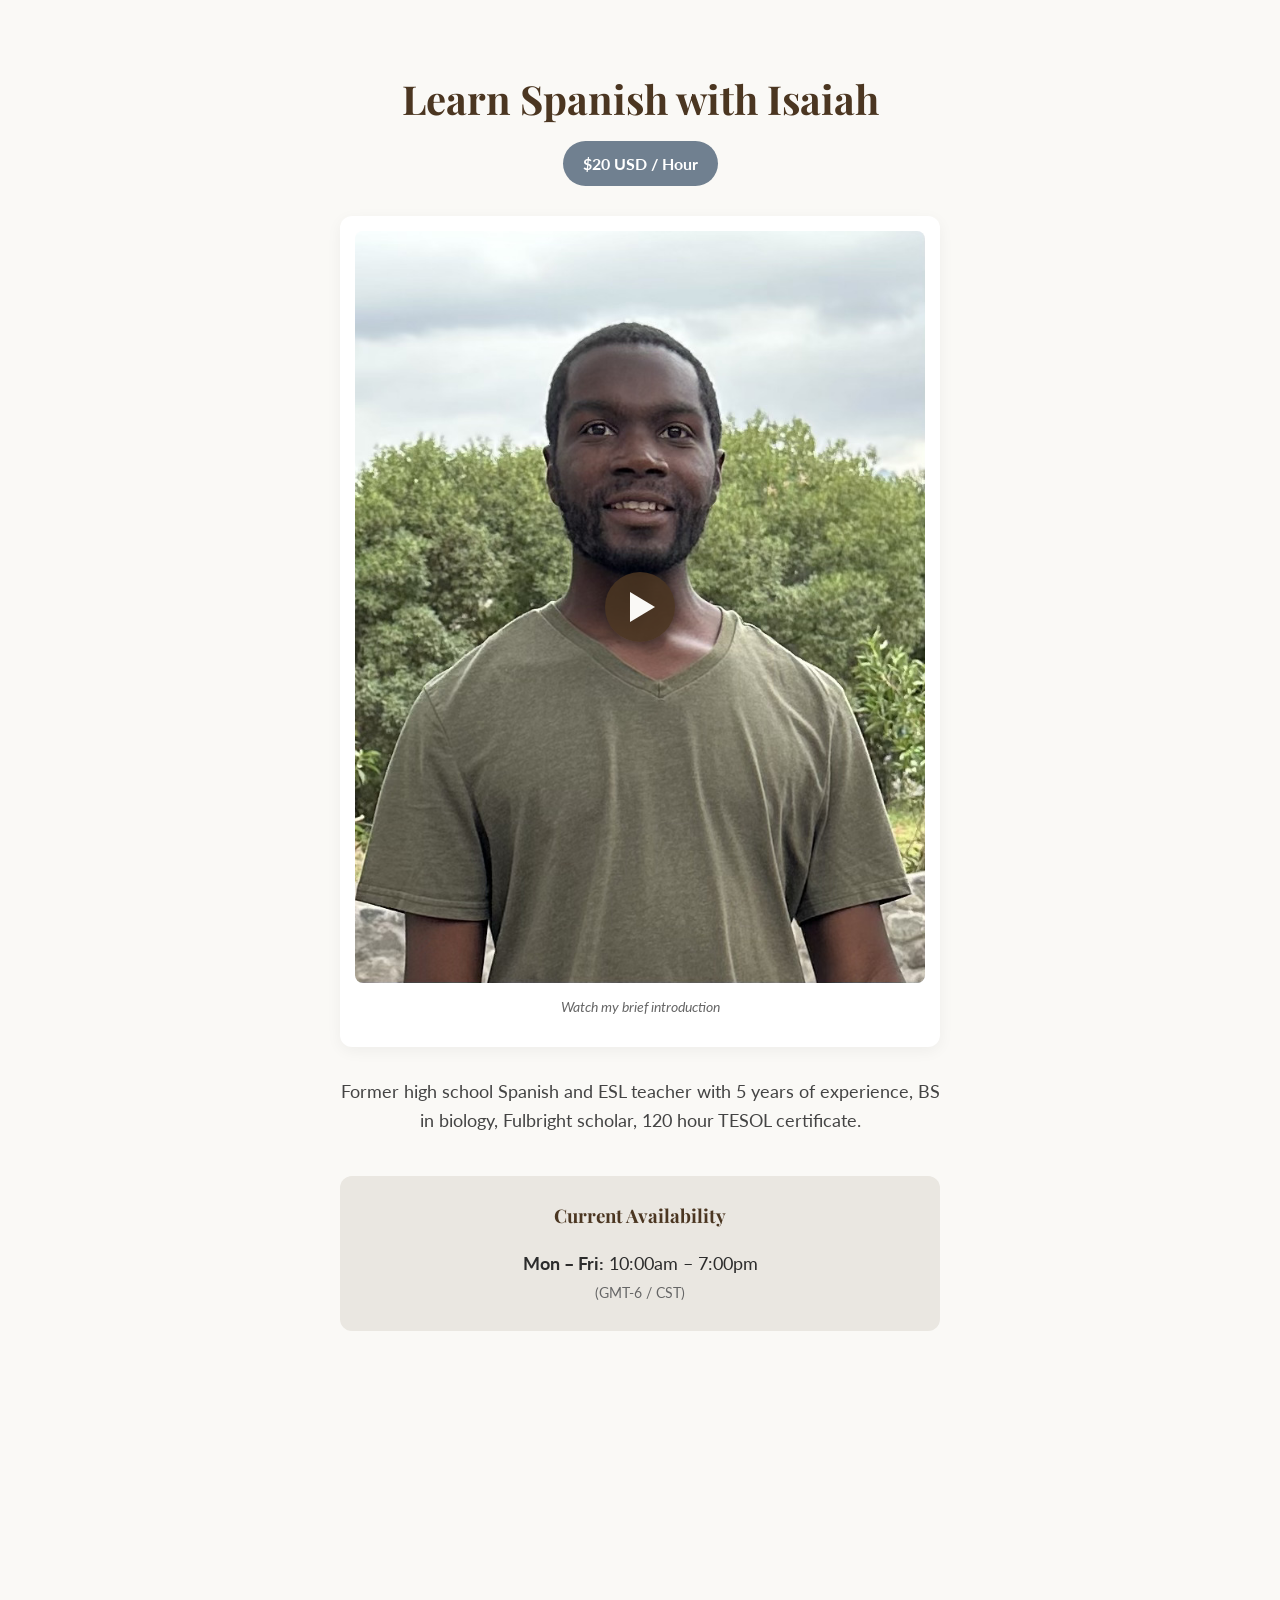
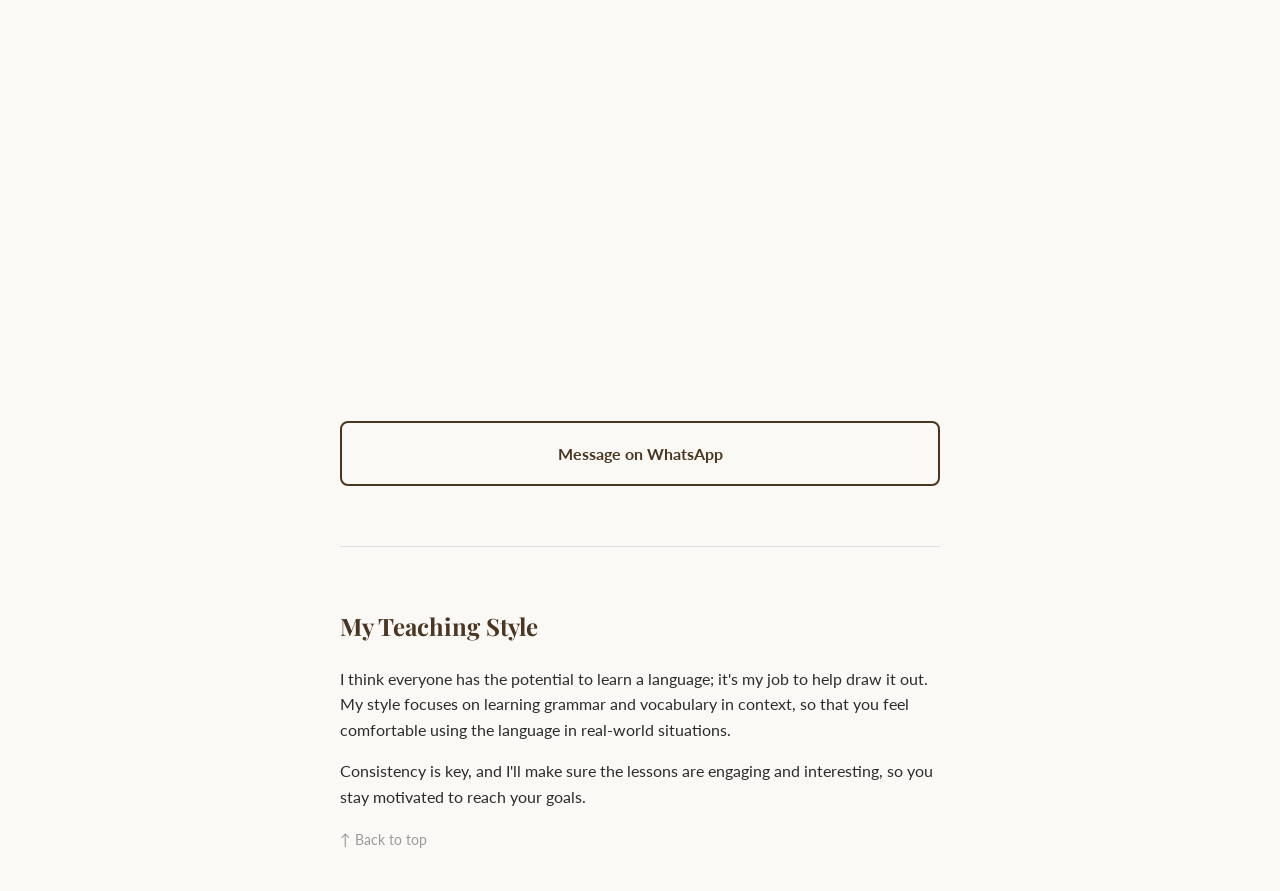
<file: flyer.html>
<!DOCTYPE html>
<html lang="en">
<head>
    <meta charset="UTF-8">
    <meta name="viewport" content="width=device-width, initial-scale=1.0">
    <title>Spanish with Isaiah</title>
    <link href="https://fonts.googleapis.com/css2?family=Playfair+Display:wght@700&family=Lato:wght@400;700&display=swap" rel="stylesheet">
    <style>
        :root { --bg: #FAF9F6; --text: #2C2C2C; --accent: #4B3621; --slate: #708090; }
        body { margin: 0; background-color: var(--bg); color: var(--text); font-family: 'Lato', sans-serif; line-height: 1.6; }
        .container { max-width: 600px; margin: 0 auto; padding: 40px 20px; text-align: center; }
        h1, h2 { font-family: 'Playfair Display', serif; color: var(--accent); }
        .price-badge { display: inline-block; background: var(--slate); color: white; padding: 10px 20px; border-radius: 50px; font-weight: bold; margin-bottom: 30px; }
        .video-card { background: #fff; padding: 15px; border-radius: 12px; box-shadow: 0 4px 15px rgba(0,0,0,0.05); margin-bottom: 30px; }
        .btn { display: block; padding: 18px; border-radius: 8px; font-weight: bold; text-decoration: none; margin-top: 20px; transition: 0.2s; }
        .btn-primary { border: 2px solid var(--accent); color: var(--accent); }
        .btn-primary:active { background: #EAE7E1; }
        #about { text-align: left; margin-top: 60px; border-top: 1px solid #ddd; padding-top: 40px; }
    </style>
</head>
<body>
    <div class="container">
        <header>
            <h1 style="font-size: 2.5rem; margin-bottom: 10px;">Learn Spanish with Isaiah</h1>
            <div class="price-badge">$20 USD / Hour</div>
        </header>

        <section class="video-card">
            <a href="https://youtu.be/uYRqxMHSPPA" target="_blank" style="text-decoration: none; display: block; position: relative; line-height: 0;">
                <img src="tutoring.jpg" alt="Intro Video" style="width: 100%; border-radius: 8px; display: block;">
                <div style="position: absolute; top: 50%; left: 50%; transform: translate(-50%, -50%); background: rgba(75, 54, 33, 0.85); width: 70px; height: 70px; border-radius: 50%; display: flex; align-items: center; justify-content: center; box-shadow: 0 4px 10px rgba(0,0,0,0.3);">
                    <div style="width: 0; height: 0; border-top: 15px solid transparent; border-bottom: 15px solid transparent; border-left: 25px solid #FAF9F6; margin-left: 5px;"></div>
                </div>
            </a>
            <p style="font-size: 0.9rem; color: #666; margin-top: 12px; font-style: italic;">Watch my brief introduction</p>
        </section>

        <section style="margin-bottom: 40px;">
            <p style="font-size: 1.15rem; color: #444;">
                Former high school Spanish and ESL teacher with 5 years of experience, BS in biology, Fulbright scholar, 120 hour TESOL certificate.
            </p>
        </section>

        <section style="background-color: #EAE7E1; padding: 25px; border-radius: 12px; margin-bottom: 40px;">
            <h3 style="font-family: 'Playfair Display', serif; margin-top: 0; color: var(--accent);">Current Availability</h3>
            <p style="margin-bottom: 0; font-size: 1.1rem;">
                <strong>Mon – Fri:</strong> 10:00am – 7:00pm<br>
                <span style="font-size: 0.9rem; color: #666;">(GMT-6 / CST)</span>
            </p>
        </section>

        <div class="calendly-inline-widget" data-url="https://calendly.com/ijberry97/30min" style="min-width:320px;height:630px;"></div>
        <script type="text/javascript" src="https://assets.calendly.com/assets/external/widget.js" async></script>

        <a href="https://wa.me/16155549569" class="btn btn-primary">Message on WhatsApp</a>
        
        <div id="about">
            <h2>My Teaching Style</h2>
            <p>I think everyone has the potential to learn a language; it's my job to help draw it out. My style focuses on learning grammar and vocabulary in context, so that you feel comfortable using the language in real-world situations.</p>
            <p>Consistency is key, and I'll make sure the lessons are engaging and interesting, so you stay motivated to reach your goals.</p>
            <a href="#" style="font-size: 0.9rem; color: #999; text-decoration: none;">↑ Back to top</a>
        </div>
    </div>

    <script>
        // Auto-refresh: checks GitHub for updates every 2 hours
        setInterval(async () => {
            try {
                const response = await fetch(window.location.href, { method: 'HEAD', cache: 'no-cache' });
                const etag = response.headers.get('ETag');
                const localEtag = localStorage.getItem('site-etag');
                if (localEtag && etag && localEtag !== etag) location.reload();
                localStorage.setItem('site-etag', etag);
            } catch (e) { console.log("Check skipped."); }
        }, 7200000);
    </script>
</body>
</html>
</file>
<file: styles.css>
/* ==========================================================================
   1. ARCHITECTURAL TOKENS & SYSTEM BASE
   ========================================================================== */
:root { 
    --bg: #FAF9F6; 
    --text: #2C2C2C; 
    --accent: #4B3621; 
    --slate: #708090; 
}

body { 
    margin: 0; 
    background-color: var(--bg); 
    color: var(--text); 
    font-family: 'Lato', sans-serif; 
    line-height: 1.6; 
}

.container { 
    max-width: 600px; 
    margin: 0 auto; 
    padding: 40px 20px; 
    text-align: center; 
}

h1, h2, h3 { 
    font-family: 'Playfair Display', serif; 
    color: var(--accent); 
}

.main-title {
    font-size: 2.5rem; 
    margin-bottom: 10px;
}

/* ==========================================================================
   2. VIDEO FRAME & INTERACTIVE OVERLAYS
   ========================================================================== */
.video-card { 
    background: #fff; 
    padding: 15px; 
    border-radius: 12px; 
    box-shadow: 0 4px 15px rgba(0,0,0,0.05); 
    margin-bottom: 30px; 
}

.video-link {
    text-decoration: none; 
    display: block; 
    position: relative; 
    line-height: 0;
}

.video-thumbnail {
    width: 100%; 
    border-radius: 8px; 
    display: block;
}

.play-button-overlay {
    position: absolute; 
    top: 50%; 
    left: 50%; 
    transform: translate(-50%, -50%); 
    background: rgba(75, 54, 33, 0.85); 
    width: 70px; 
    height: 70px; 
    border-radius: 50%; 
    display: flex; 
    align-items: center; 
    justify-content: center; 
    box-shadow: 0 4px 10px rgba(0,0,0,0.3);
}

.play-triangle {
    width: 0; 
    height: 0; 
    border-top: 15px solid transparent; 
    border-bottom: 15px solid transparent; 
    border-left: 25px solid #FAF9F6; 
    margin-left: 5px;
}

.video-caption {
    font-size: 0.9rem; 
    color: #666; 
    margin-top: 12px; 
    font-style: italic;
}

/* ==========================================================================
   3. STRUCTURAL COPY WRAPPERS
   ========================================================================== */
.pitch-container {
    margin-bottom: 40px;
}

.pitch-lead {
    font-size: 1.25rem; 
    color: #444; 
    font-family: 'Playfair Display', serif; 
    font-style: italic;
}

.pitch-body {
    font-size: 1.15rem; 
    color: #444;
}

/* ==========================================================================
   4. TRANSACTION TERMINAL MODULE
   ========================================================================== */
.bid-card {
    background: #fff;
    padding: 30px;
    border-radius: 12px;
    box-shadow: 0 4px 15px rgba(0,0,0,0.05);
    margin: 30px 0;
    text-align: left;
    border: 1px solid #eae7e1;
}

.terminal-title {
    margin-top: 0; 
    font-size: 1.5rem; 
    text-align: center;
}

.terminal-subtitle {
    font-size: 0.95rem; 
    color: #666; 
    text-align: center; 
    margin-bottom: 25px;
}

.form-group {
    margin-bottom: 20px;
}

.form-group label {
    display: block;
    font-weight: bold;
    margin-bottom: 8px;
    color: var(--accent);
}

.form-group input, .form-group textarea {
    width: 100%;
    padding: 12px;
    border: 1px solid #ddd;
    border-radius: 6px;
    font-family: inherit;
    box-sizing: border-box;
}

.btn-bid {
    background: var(--accent);
    color: white;
    border: none;
    width: 100%;
    padding: 16px;
    border-radius: 8px;
    font-size: 1.1rem;
    font-weight: bold;
    cursor: pointer;
    transition: 0.2s;
}

.btn-bid:hover {
    background: #362617;
}

/* ==========================================================================
   5. BUTTON COMPONENTS & FOOTER INTERFACE
   ========================================================================== */
.btn { 
    display: block; 
    padding: 18px; 
    border-radius: 8px; 
    font-weight: bold; 
    text-decoration: none; 
    margin-top: 20px; 
    transition: 0.2s; 
}

.btn-primary { 
    border: 2px solid var(--accent); 
    color: var(--accent); 
}

.btn-primary:active { 
    background: #EAE7E1; 
}

#about { 
    text-align: left; 
    margin-top: 60px; 
    border-top: 1px solid #ddd; 
    padding-top: 40px; 
}

.back-to-top {
    font-size: 0.9rem; 
    color: #999; 
    text-decoration: none;
}

/* ==========================================================================
   6. GLOBAL INTERNATIONZALIZATION ENGINE
   ========================================================================== */
.lang-selector-wrap {
    position: fixed;
    top: 20px;
    right: 20px;
    z-index: 1000;
}

.lang-select {
    padding: 8px 12px;
    border-radius: 6px;
    border: 1px solid var(--accent);
    background-color: var(--bg);
    color: var(--text);
    font-family: inherit;
    font-weight: bold;
    cursor: pointer;
    box-shadow: 0 2px 8px rgba(0,0,0,0.05);
}

.lang-select:focus {
    outline: none;
}

/* Base structural abstraction hiding unselected strings */
[lang] [data-i18n] {
    display: none;
}

/* Inline text block targets */
body[lang="en"] [data-i18n="en"], body[lang="es"] [data-i18n="es"],
body[lang="ko"] [data-i18n="ko"], body[lang="ja"] [data-i18n="ja"],
body[lang="zh"] [data-i18n="zh"], body[lang="fr"] [data-i18n="fr"],
body[lang="de"] [data-i18n="de"], body[lang="pt"] [data-i18n="pt"],
body[lang="it"] [data-i18n="it"], body[lang="ru"] [data-i18n="ru"],
body[lang="ar"] [data-i18n="ar"], body[lang="hi"] [data-i18n="hi"],
body[lang="bn"] [data-i18n="bn"], body[lang="ur"] [data-i18n="ur"],
body[lang="tr"] [data-i18n="tr"], body[lang="vi"] [data-i18n="vi"],
body[lang="id"] [data-i18n="id"], body[lang="fa"] [data-i18n="fa"],
body[lang="sw"] [data-i18n="sw"] {
    display: inline-block !important;
}

/* Paragraph and Structural section block targets */
p[data-i18n], div[data-i18n], section[data-i18n] {
    display: none;
}

body[lang="en"] p[data-i18n="en"], body[lang="en"] div[data-i18n="en"], body[lang="en"] section[data-i18n="en"],
body[lang="es"] p[data-i18n="es"], body[lang="es"] div[data-i18n="es"], body[lang="es"] section[data-i18n="es"],
body[lang="ko"] p[data-i18n="ko"], body[lang="ko"] div[data-i18n="ko"], body[lang="ko"] section[data-i18n="ko"],
body[lang="ja"] p[data-i18n="ja"], body[lang="ja"] div[data-i18n="ja"], body[lang="ja"] section[data-i18n="ja"],
body[lang="zh"] p[data-i18n="zh"], body[lang="zh"] div[data-i18n="zh"], body[lang="zh"] section[data-i18n="zh"],
body[lang="fr"] p[data-i18n="fr"], body[lang="fr"] div[data-i18n="fr"], body[lang="fr"] section[data-i18n="fr"],
body[lang="de"] p[data-i18n="de"], body[lang="de"] div[data-i18n="de"], body[lang="de"] section[data-i18n="de"],
body[lang="pt"] p[data-i18n="pt"], body[lang="pt"] div[data-i18n="pt"], body[lang="pt"] section[data-i18n="pt"],
body[lang="it"] p[data-i18n="it"], body[lang="it"] div[data-i18n="it"], body[lang="it"] section[data-i18n="it"],
body[lang="ru"] p[data-i18n="ru"], body[lang="ru"] div[data-i18n="ru"], body[lang="ru"] section[data-i18n="ru"],
body[lang="ar"] p[data-i18n="ar"], body[lang="ar"] div[data-i18n="ar"], body[lang="ar"] section[data-i18n="ar"],
body[lang="hi"] p[data-i18n="hi"], body[lang="hi"] div[data-i18n="hi"], body[lang="hi"] section[data-i18n="hi"],
body[lang="bn"] p[data-i18n="bn"], body[lang="bn"] div[data-i18n="bn"], body[lang="bn"] section[data-i18n="bn"],
body[lang="ur"] p[data-i18n="ur"], body[lang="ur"] div[data-i18n="ur"], body[lang="ur"] section[data-i18n="ur"],
body[lang="tr"] p[data-i18n="tr"], body[lang="tr"] div[data-i18n="tr"], body[lang="tr"] section[data-i18n="tr"],
body[lang="vi"] p[data-i18n="vi"], body[lang="vi"] div[data-i18n="vi"], body[lang="vi"] section[data-i18n="vi"],
body[lang="id"] p[data-i18n="id"], body[lang="id"] div[data-i18n="id"], body[lang="id"] section[data-i18n="id"],
body[lang="fa"] p[data-i18n="fa"], body[lang="fa"] div[data-i18n="fa"], body[lang="fa"] section[data-i18n="fa"],
body[lang="sw"] p[data-i18n="sw"], body[lang="sw"] div[data-i18n="sw"], body[lang="sw"] section[data-i18n="sw"] {
    display: block !important;
}

/* ==========================================================================
   7. RIGHT-TO-LEFT (RTL) REGIONAL OVERRIDES
   ========================================================================== */
body[lang="ar"] .container, body[lang="ur"] .container, body[lang="fa"] .container,
body[lang="ar"] .bid-card, body[lang="ur"] .bid-card, body[lang="fa"] .bid-card {
    direction: rtl;
    text-align: right;
}
/* ==========================================================================
   8. CHANNEL SELECTORS & DYNAMIC ROUTING COMPONENT
   ========================================================================== */
.channel-select {
    width: 100%;
    padding: 12px;
    border: 1px solid #ddd;
    border-radius: 6px;
    background-color: #fff;
    font-family: inherit;
    font-weight: bold;
    color: var(--text);
    cursor: pointer;
    box-sizing: border-box;
}
.channel-select:focus {
    outline: none;
    border-color: var(--accent);
}

/* ==========================================================================
   9. PAYMENT DEPLOYMENT INFRASTRUCTURE
   ========================================================================== */
.payment-card {
    background: #fff;
    padding: 25px;
    border-radius: 12px;
    box-shadow: 0 4px 15px rgba(0,0,0,0.05);
    margin: 30px 0;
    border: 1px solid #eae7e1;
    text-align: center;
}
.payment-card h3 {
    margin-top: 0;
    font-size: 1.3rem;
}
.payment-grid {
    display: flex;
    gap: 15px;
    margin-top: 20px;
}
.pay-btn {
    flex: 1;
    padding: 14px;
    border-radius: 6px;
    font-weight: bold;
    text-decoration: none;
    transition: 0.2s;
    font-size: 0.95rem;
    box-sizing: border-box;
    display: inline-block;
}
.wise-btn {
    background-color: #00b67a; /* Official Wise Branding Hex */
    color: #fff;
}
.wise-btn:hover {
    background-color: #009e6a;
}
.cash-btn {
    background-color: #00D632; /* Official CashApp Branding Hex */
    color: #fff;
}
.cash-btn:hover {
    background-color: #00b82b;
}

/* Responsive handling for small screens / mobile breakpoints */
@media (max-width: 480px) {
    .payment-grid {
        flex-direction: column;
    }
}
</file>
